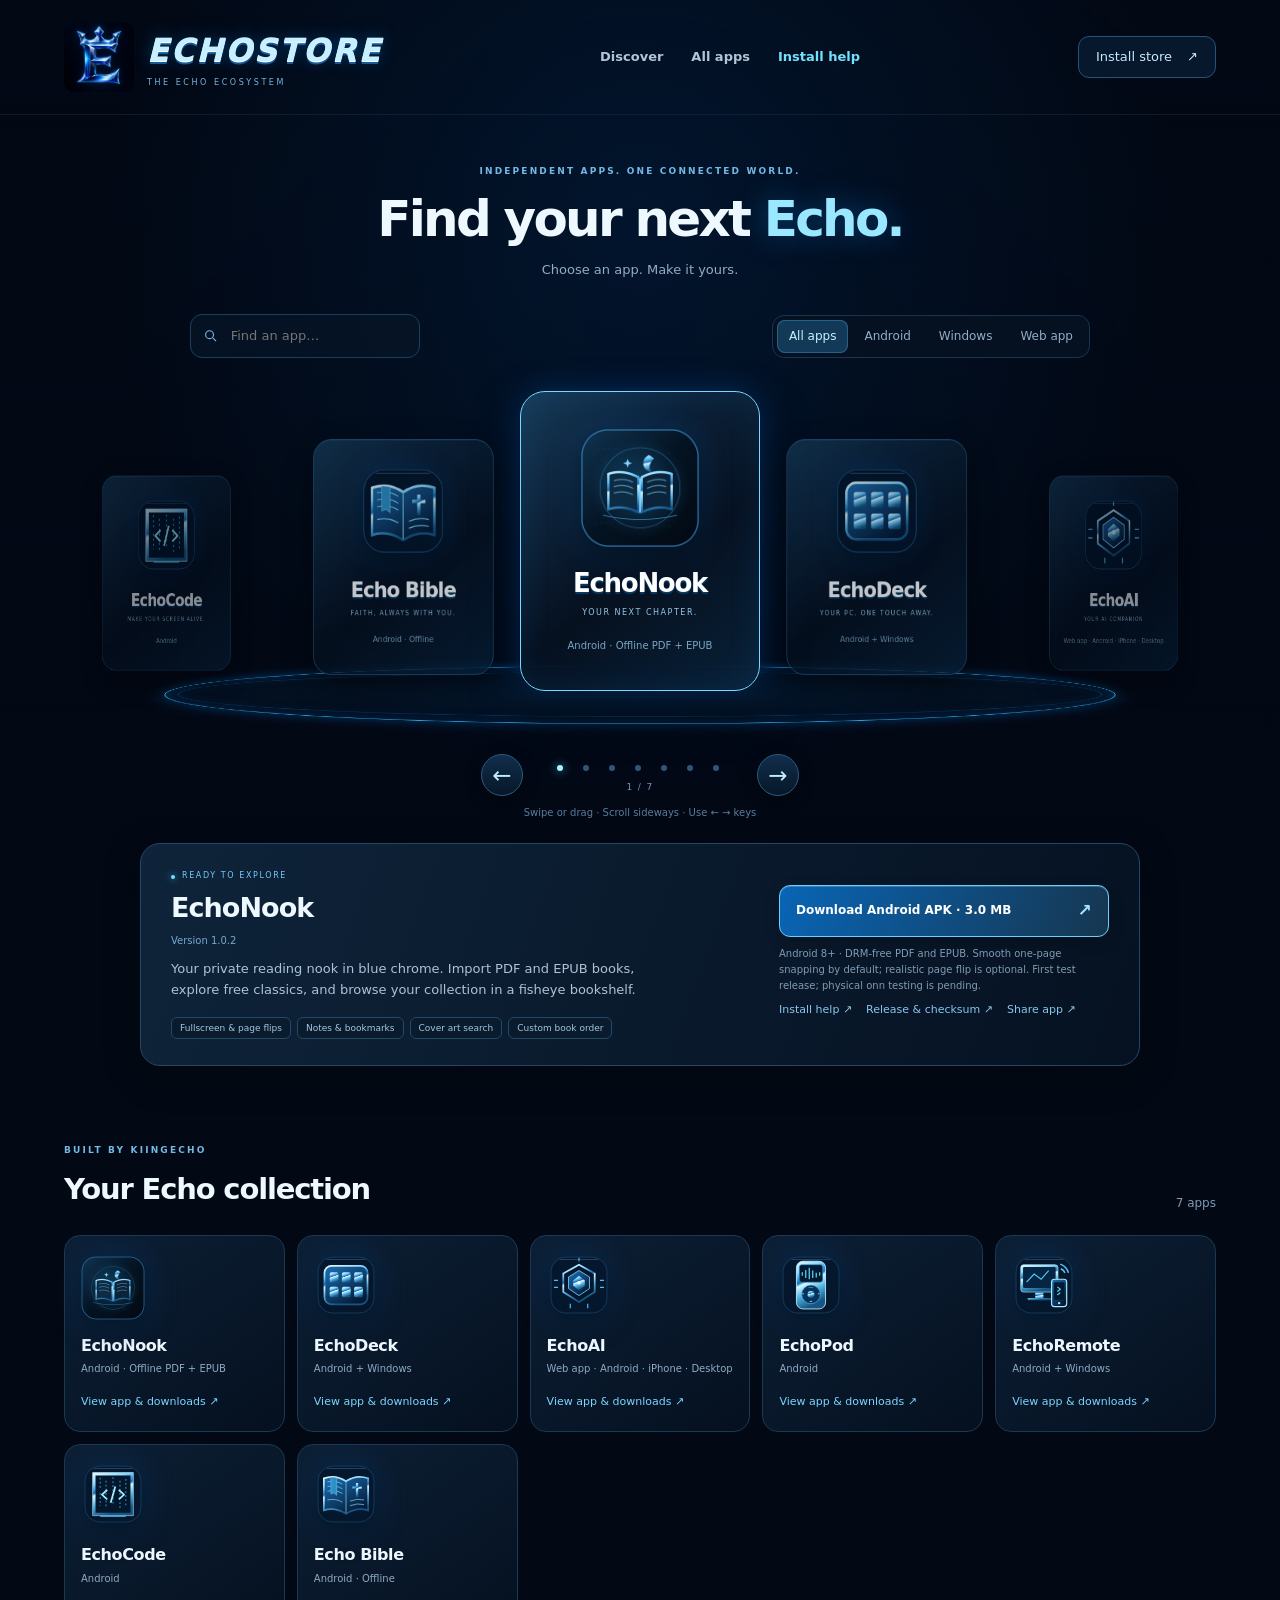
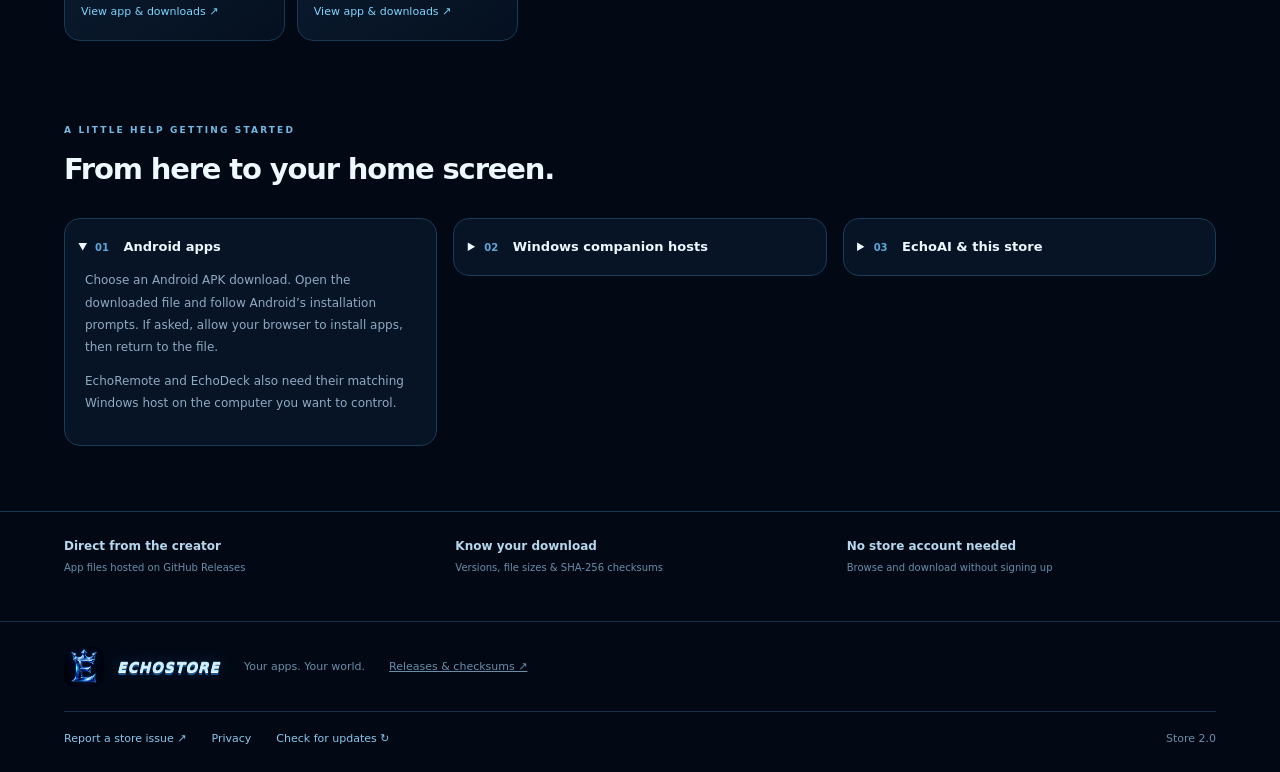
<file: index.html>
<!doctype html>
<html lang="en"><head><meta charset="utf-8"><meta name="viewport" content="width=device-width,initial-scale=1"><meta name="theme-color" content="#030b19"><meta name="description" content="Discover Echo apps. Music, AI, live wallpaper, faith, and remote control in one electric-blue ecosystem."><link rel="manifest" href="manifest.webmanifest?v=2.6"><link rel="icon" href="echo-crown-192.png"><link rel="apple-touch-icon" href="echo-crown-192.png"><link rel="stylesheet" href="store.css?v=2.6"><script src="store.js?v=2.6" defer></script><title>EchoStore — Your apps. Your world.</title></head>
<body><a class="skip" href="#home">Skip to apps</a><canvas id="rain" aria-hidden="true"></canvas><div class="ambient" aria-hidden="true"></div>
<header class="header"><a class="brand" href="#home" aria-label="EchoStore home"><span id="brandMark" aria-hidden="true"><img src="echo-crowned-approved.webp" alt="" width="70" height="70"></span><span><strong>ECHOSTORE</strong><small>THE ECHO ECOSYSTEM</small></span></a><nav aria-label="Main navigation"><a href="#home" class="nav-link">Discover</a><a href="#library" class="nav-link">All apps</a><a href="#install" class="nav-link">Install help</a></nav><button class="quiet" id="installStore">Install store <span aria-hidden="true">↗</span></button></header>
<main id="home"><section class="discovery" aria-labelledby="heroTitle"><div class="hero-copy"><span class="eyebrow">INDEPENDENT APPS. ONE CONNECTED WORLD.</span><h1 id="heroTitle">Find your next <span>Echo.</span></h1><p>Choose an app. Make it yours.</p></div>
<div class="toolbar"><label class="search-box"><svg viewBox="0 0 24 24" aria-hidden="true"><circle cx="10" cy="10" r="6"/><path d="m15 15 5 5"/></svg><input type="search" id="search" placeholder="Find an app…" aria-label="Search apps"><button id="clearSearch" aria-label="Clear search" hidden>×</button></label><div class="filters" role="group" aria-label="Filter apps"><button data-filter="all" aria-pressed="true">All apps</button><button data-filter="android" aria-pressed="false">Android</button><button data-filter="windows" aria-pressed="false">Windows</button><button data-filter="web" aria-pressed="false">Web app</button></div></div>
<div class="carousel" id="carousel" tabindex="0" aria-label="App selection carousel. Use left and right arrow keys to browse." aria-roledescription="carousel"><div class="orbit" aria-hidden="true"></div><div id="cards"></div><div id="empty" hidden><h2>No apps found</h2><p>Try another name or select a different platform.</p><button class="quiet" id="resetSearch">Show all apps</button></div></div>
<div class="carousel-controls"><button class="arrow" id="prev" aria-label="Previous app">←</button><div><div id="dots" aria-label="Choose an app"></div><p id="counter">1 / 5</p></div><button class="arrow" id="next" aria-label="Next app">→</button></div><p class="gesture-hint">Swipe or drag · Scroll sideways · Use ← → keys</p>
<section id="selection" class="selected-panel" aria-label="Selected app"><div class="selected-info"><span class="status">READY TO EXPLORE</span><h2 id="selectedName"></h2><p id="version" class="version"></p><p id="selectedDescription"></p><div id="features" class="features"></div></div><div class="selected-actions"><div id="downloads"></div><p id="downloadNote"></p><div class="action-links"><a class="text-link" href="#install">Install help ↗</a><a class="text-link" id="releaseLink" href="https://github.com/kiingecho/EchoStore/releases/tag/apps-2026-10-23" target="_blank" rel="noopener noreferrer">Release & checksum ↗</a><button id="shareApp" class="text-button">Share app ↗</button></div><span id="shareFeedback" role="status"></span></div></section><p class="sr-only" id="announcement" aria-live="polite"></p></section>
<section id="library" class="library" aria-labelledby="libraryTitle"><div class="section-heading"><div><span class="eyebrow">BUILT BY KIINGECHO</span><h2 id="libraryTitle">Your Echo collection</h2></div><span id="resultCount">5 apps</span></div><div id="appGrid" class="app-grid"></div><p id="gridEmpty" hidden>No matching apps. Adjust the search above.</p></section>
<section id="install" class="install-section" aria-labelledby="installTitle"><span class="eyebrow">A LITTLE HELP GETTING STARTED</span><h2 id="installTitle">From here to your home screen.</h2><div class="help-grid"><details open><summary><span>01</span> Android apps</summary><p>Choose an Android APK download. Open the downloaded file and follow Android’s installation prompts. If asked, allow your browser to install apps, then return to the file.</p><p>EchoRemote and EchoDeck also need their matching Windows host on the computer you want to control.</p></details><details><summary><span>02</span> Windows companion hosts</summary><p>Download the Windows portable ZIP and extract the entire folder. For EchoDeck, open <strong>Start-EchoDeck.cmd</strong>. For EchoRemote, open <strong>Start-EchoRemote.cmd</strong>. Keep the host running while connecting from your tablet.</p><p>Close the older EchoRemote host before starting EchoDeck. The EchoDeck host also supports EchoRemote. Follow the included setup guide for pairing with your HTTPS Tailscale address and access key.</p></details><details><summary><span>03</span> EchoAI & this store</summary><p>Open EchoAI, then use its install option or your browser’s <strong>Install app / Add to Home Screen</strong> menu. On iPhone, open Safari → Share → Add to Home Screen.</p><p>You can install EchoStore the same way. Its interface is cached for offline browsing; downloading apps and opening EchoAI need a connection.</p></details></div><p id="installFeedback" role="status" hidden></p></section></main>
<section class="trust-strip" aria-label="Store information"><div><strong>Direct from the creator</strong><span>App files hosted on GitHub Releases</span></div><div><strong>Know your download</strong><span>Versions, file sizes & SHA-256 checksums</span></div><div><strong>No store account needed</strong><span>Browse and download without signing up</span></div></section><footer><a class="brand footer-brand" href="#home"><span id="footerMark" aria-hidden="true"><img src="echo-crowned-approved.webp" alt="" width="40" height="40" loading="lazy"></span><strong>ECHOSTORE</strong></a><p>Your apps. Your world.</p><a href="https://github.com/kiingecho/EchoStore/releases/tag/apps-2026-10-23" target="_blank" rel="noopener noreferrer">Releases & checksums ↗</a><div class="footer-links"><a href="https://github.com/kiingecho/EchoStore/issues" target="_blank" rel="noopener noreferrer">Report a store issue ↗</a><button class="text-button" id="privacyButton">Privacy</button><button class="text-button" id="checkUpdate">Check for updates ↻</button><span>Store 2.0</span></div></footer><dialog id="privacyDialog"><button class="quiet" id="closePrivacy" aria-label="Close privacy information">Close ×</button><h2>Your store. Your choice.</h2><p>EchoStore does not ask for a store account and has no custom analytics or advertising scripts. A service worker saves the store interface on your device for offline browsing.</p><p>The website and installers are hosted by GitHub. GitHub may process request information under its privacy policy. Opening EchoAI or another external link takes you to that service, where its own data practices apply.</p><p>Offline storage does not include the installer files. Remove the installed app and clear this website’s browser data to remove cached store files.</p><a href="https://docs.github.com/en/site-policy/privacy-policies/github-general-privacy-statement" target="_blank" rel="noopener noreferrer">GitHub privacy statement ↗</a></dialog><noscript><p class="no-script">Enable JavaScript to browse the carousel. <a href="https://github.com/kiingecho/EchoStore/releases/tag/apps-2026-10-23">Download apps from GitHub Releases</a>.</p></noscript></body></html>
</file>
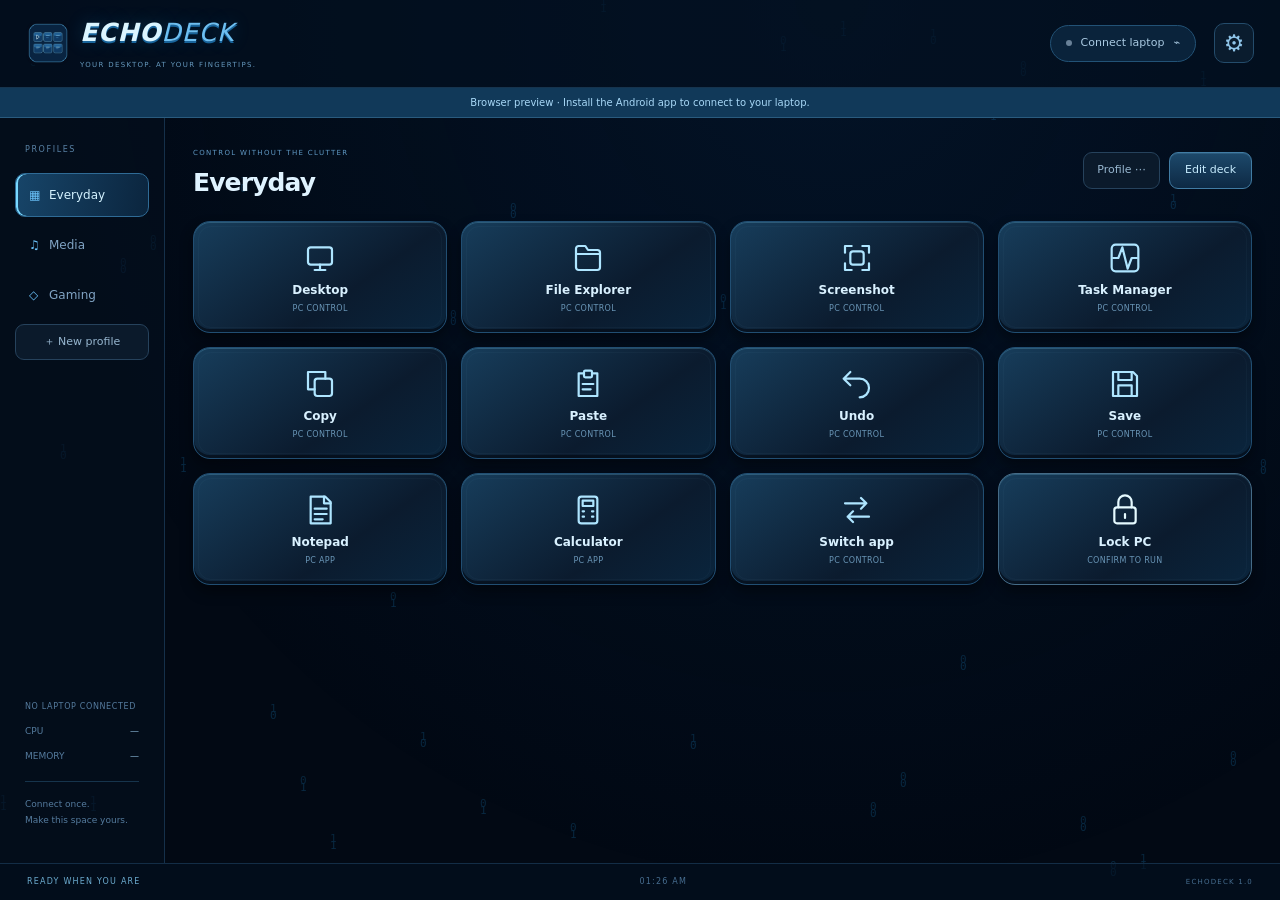
<file: echodeck-preview.html>
<!doctype html><html lang="en"><head><meta charset="utf-8"><meta name="viewport" content="width=device-width,initial-scale=1,viewport-fit=cover"><meta name="theme-color" content="#030b17"><meta http-equiv="Content-Security-Policy" content="default-src 'self'; script-src 'self'; style-src 'self'; img-src 'self' data:; connect-src 'none'; object-src 'none'; base-uri 'none'"><title>EchoDeck</title><link rel="stylesheet" href="deck-v102.css"><script defer src="deck.js"></script></head><body><canvas id="rain" aria-hidden="true"></canvas><div class="shell"><header><div class="brand"><img src="echodeck-icon.png" alt="" width="44" height="44"><div><h1>ECHO<span>DECK</span></h1><small>YOUR DESKTOP. AT YOUR FINGERTIPS.</small></div></div><button id="connectButton" class="connection"><i id="statusDot"></i><span id="connectionLabel">Connect laptop</span><span>⌁</span></button><button id="settingsButton" class="icon-btn" aria-label="Settings">⚙</button></header><div id="previewBanner" hidden>Browser preview · Install the Android app to connect to your laptop.</div><div class="workspace"><aside><div class="aside-title">PROFILES</div><nav id="profiles" aria-label="Deck profiles"></nav><button id="newProfile" class="subtle">＋ New profile</button><div class="host-stats"><small id="pcName">NO LAPTOP CONNECTED</small><div><span>CPU</span><strong id="cpu">—</strong></div><div><span>MEMORY</span><strong id="memory">—</strong></div><p id="hostHint">Connect once.<br>Make this space yours.</p></div></aside><main><div class="deck-heading"><div><span class="eyebrow">CONTROL WITHOUT THE CLUTTER</span><h2 id="profileTitle">Everyday</h2></div><div class="deck-actions"><button id="editProfile" class="subtle" aria-label="Rename or delete profile">Profile ⋯</button><button id="editMode" class="chrome">Edit deck</button></div></div><p id="editHint" hidden>Tap a button to customize it. Use position controls in the editor to rearrange.</p><div id="grid" class="grid" aria-label="Control buttons"></div></main></div><footer><span id="footerStatus">READY WHEN YOU ARE</span><span id="clock"></span><span class="edition">ECHODECK 1.0</span></footer></div><div id="toast" role="status" aria-live="polite" hidden></div>
<dialog id="connectionDialog"><div class="dialog-title"><div><span class="eyebrow">YOUR PC, CONNECTED</span><h2>Connect your laptop</h2></div><button class="close" data-close="connectionDialog" aria-label="Close connection settings">×</button></div><p class="muted">Start <strong>Start-EchoDeck.cmd</strong> on Windows. Use the same HTTPS laptop address and access key as EchoRemote.</p><form id="connectionForm"><label>Laptop address<input id="host" type="url" placeholder="https://laptop.tailnet.ts.net" autocomplete="off" required></label><label>Access key<div class="key-row"><input id="token" type="password" autocomplete="off" placeholder="Paste your laptop access key" required><button id="showKey" type="button" class="subtle" aria-label="Show access key">Show</button></div></label><label class="check"><input id="remember" type="checkbox" checked> Remember key securely on this tablet</label><p id="connectionError" class="error" role="alert"></p><button type="submit" id="testConnection" class="primary">Connect laptop</button><button id="disconnect" type="button" class="subtle">Disconnect</button></form><details><summary>First-time setup</summary><ol><li>Extract the Windows host ZIP and run Start-EchoDeck.cmd.</li><li>Keep Tailscale connected on your laptop and tablet.</li><li>If your HTTPS address is not set up yet, run Enable-HTTPS.cmd on the laptop.</li><li>Copy the HTTPS address and the access key opened by the host into this form.</li></ol><p>The host runs on the same port as EchoRemote. Close the older host before starting EchoDeck. EchoDeck's host also supports EchoRemote.</p></details></dialog>
<dialog id="editorDialog"><div class="dialog-title"><div><span class="eyebrow">MAKE IT YOURS</span><h2 id="editorTitle">Edit button</h2></div><button class="close" data-close="editorDialog" aria-label="Close button editor">×</button></div><form id="editorForm"><div class="two"><label>Button label<input id="buttonLabel" maxlength="30" required></label><label>Icon<select id="buttonIcon"></select></label></div><div class="two"><label>Accent<select id="buttonAccent"><option value="blue">Electric blue</option><option value="ice">Ice chrome</option><option value="violet">Blue violet</option><option value="teal">Aqua</option></select></label><label>Action type<select id="actionType"><option value="shortcut">Windows shortcut</option><option value="media">Media / volume</option><option value="launch">Launch PC app</option><option value="hotkey">Custom hotkey</option><option value="website">Open website on PC</option><option value="text">Type saved text on PC</option></select></label></div><label id="choiceWrap">Action<select id="actionChoice"></select></label><button id="refreshApps" class="subtle" type="button" hidden>Refresh PC app list</button><label id="valueWrap" hidden><span id="valueLabel">Value</span><textarea id="actionValue" rows="3" maxlength="1000"></textarea></label><p id="actionHelp" class="muted"></p><label class="check"><input id="buttonConfirm" type="checkbox"> Ask before running this button</label><div class="position"><span>Position</span><button id="moveEarlier" type="button" class="subtle">← Earlier</button><button id="moveLater" type="button" class="subtle">Later →</button><span id="buttonPosition"></span></div><p id="editorError" class="error" role="alert"></p><div class="dialog-actions"><button id="deleteButton" type="button" class="danger">Delete button</button><button type="submit" class="primary">Save button</button></div></form></dialog>
<dialog id="settingsDialog"><div class="dialog-title"><div><span class="eyebrow">ECHODECK</span><h2>Your setup</h2></div><button class="close" data-close="settingsDialog" aria-label="Close settings">×</button></div><label class="check"><input id="keepAwake" type="checkbox"> Keep screen awake while EchoDeck is open</label><label class="check"><input id="animateRain" type="checkbox" checked> Animated Matrix rain</label><label>Button size<select id="density"><option value="comfortable">Comfortable</option><option value="compact">Compact</option><option value="large">Large</option></select></label><div class="settings-actions"><button id="exportLayout" class="chrome">Export layout</button><button id="importLayout" class="chrome">Import layout</button><button id="forgetKey" class="subtle">Forget saved access key</button><button id="resetLayout" class="danger">Restore starter decks</button></div><p class="muted">Layouts stay on this device. Exports include your buttons and saved text, but never your laptop address or access key.</p><details><summary>Using app launch buttons</summary><p>EchoDeck detects common Windows apps. To add a game or another program, run <strong>Add-App.cmd</strong> in the Windows bundle, choose its EXE, then refresh the PC app list in the button editor.</p><p>Custom hotkeys act on the focused PC application. Configure matching hotkeys in OBS, Discord, or your game first.</p></details><p class="version">EchoDeck 1.0.2 · Android 8+ · Windows 10/11 host<br>Echo original interface. No Elgato integration or affiliation.</p></dialog>
<dialog id="profileDialog"><div class="dialog-title"><h2>Profile settings</h2><button class="close" data-close="profileDialog" aria-label="Close profile settings">×</button></div><form id="profileForm"><label>Profile name<input id="profileName" maxlength="24" required></label><p id="profileError" class="error" role="alert"></p><div class="dialog-actions"><button type="button" id="deleteProfile" class="danger">Delete profile</button><button class="primary" type="submit">Save profile</button></div></form></dialog>
<dialog id="confirmDialog"><div class="dialog-title"><h2 id="confirmTitle">Confirm</h2><button class="close" data-close="confirmDialog" aria-label="Cancel confirmation">×</button></div><p id="confirmText"></p><div class="dialog-actions"><button id="confirmNo" class="subtle">Cancel</button><button id="confirmYes" class="primary">Continue</button></div></dialog><input type="file" id="browserImport" accept="application/json,.json" hidden></body></html>
</file>
<file: store.css>
:root{color-scheme:dark;--bg:#030914;--text:#edf8ff;--muted:#92acc6;--line:#183754;--cyan:#73e2ff;--blue:#188fff}*{box-sizing:border-box}html{scroll-behavior:smooth;scroll-padding-top:105px}body{margin:0;background:var(--bg);color:var(--text);font:15px/1.6 system-ui,-apple-system,BlinkMacSystemFont,'Segoe UI',sans-serif;overflow-x:hidden}button,input,a{-webkit-tap-highlight-color:transparent}button,input{font:inherit}button,a{touch-action:manipulation}button{cursor:pointer}button:disabled{cursor:default;opacity:.35}a{color:inherit}button:focus-visible,a:focus-visible,input:focus-visible,summary:focus-visible,.carousel:focus-visible{outline:2px solid #a6f3ff;outline-offset:5px}button:focus:not(:focus-visible){outline:none}[hidden]{display:none!important}#rain{position:fixed;inset:0;width:100%;height:100%;opacity:.62;z-index:-2;pointer-events:none}.ambient{position:fixed;inset:0;z-index:-1;pointer-events:none;background:radial-gradient(ellipse at 50% 25%,#00346b4a,transparent 60%),linear-gradient(#02081550,#020815a0)}.header{position:relative;z-index:5;max-width:1440px;margin:auto;padding:22px 5%;display:flex;align-items:center;justify-content:space-between;gap:24px;border-bottom:1px solid #16304780}.brand{display:flex;align-items:center;gap:13px;text-decoration:none;flex-shrink:0}.brand svg{height:64px;width:54px;filter:drop-shadow(0 0 10px #008cff80)}.brand strong{font-style:italic;font-size:clamp(20px,2.5vw,32px);font-weight:900;letter-spacing:.06em;color:#c6efff;text-shadow:0 1px #fff,0 3px #165998,0 0 16px #058fff60}.brand small{display:block;font-size:8px;letter-spacing:.32em;color:#74b4df;margin-top:1px}nav{display:flex;gap:28px}.nav-link{text-decoration:none;color:#b1c5d9;font-size:13px;font-weight:600;padding:7px 0}.nav-link:hover,.nav-link.active{color:var(--cyan)}.quiet{display:inline-flex;align-items:center;justify-content:center;gap:15px;background:#07182c;border:1px solid #23547a;color:#c6e9ff;border-radius:11px;padding:10px 17px;font-size:13px}.quiet:hover{background:#113354;border-color:#68d5ff}main{max-width:1440px;margin:auto;padding:0 5%}.hero-copy{text-align:center;padding:42px 0 24px}.eyebrow{font-size:9px;letter-spacing:.24em;color:#73b9e4;font-weight:650}h1{font-size:clamp(30px,4vw,50px);letter-spacing:-.055em;margin:10px 0 0;line-height:1.15;font-weight:650}h1 span{color:#99e8ff;text-shadow:0 0 30px #169aff60}.hero-copy p{color:var(--muted);margin:11px 0 0;font-size:13px}.toolbar{max-width:900px;margin:10px auto 0;display:flex;justify-content:space-between;gap:18px;align-items:center}.search-box{height:44px;display:flex;gap:10px;align-items:center;border:1px solid #1b405f;background:#061426db;border-radius:12px;padding:0 12px;min-width:230px}.search-box svg{width:18px;height:18px;fill:none;stroke:#77bde5;stroke-width:1.7}.search-box input{background:none;border:0;outline:0;color:#d9eeff;width:100%;font-size:13px;min-width:0}.search-box input::-webkit-search-cancel-button{display:none}.search-box button{border:0;background:none;color:#9cc9e8;font-size:23px;line-height:1;padding:4px}.filters{display:flex;gap:4px;padding:4px;border:1px solid #18344f;background:#051020;border-radius:12px}.filters button{background:none;color:#91aec6;border:0;border-radius:8px;font-size:12px;padding:7px 12px;white-space:nowrap}.filters button:hover{color:#fff;background:#102d48}.filters button[aria-pressed=true]{background:#133959;color:#c8f3ff;box-shadow:inset 0 0 0 1px #286287}.carousel{position:relative;height:390px;margin-top:3px;perspective:1100px;isolation:isolate;touch-action:pan-y;cursor:grab;outline:none}.carousel.dragging{cursor:grabbing}.orbit{position:absolute;left:50%;bottom:0;width:min(88vw,950px);height:115px;transform:translateX(-50%) rotateX(67deg);border-radius:50%;border:1px solid #32b4ff;background:radial-gradient(ellipse,#084f8b35,#07376025 60%,transparent);box-shadow:0 0 20px #008cff55,inset 0 0 25px #008cff30;pointer-events:none}.orbit:before{content:'';position:absolute;inset:12px;border:1px solid #2683c350;border-radius:50%}.app-card{position:absolute;left:50%;top:46%;width:240px;height:300px;display:flex;align-items:center;flex-direction:column;justify-content:center;border:1px solid #23577c;border-radius:25px;background:linear-gradient(145deg,#143553eb,#061120f7 58%,#071e35f7);color:white;box-shadow:inset 0 1px #72caff25,0 15px 40px #0009;user-select:none;will-change:transform;transform-style:preserve-3d;padding:22px 12px;overflow:hidden;cursor:pointer}.app-card:before{content:'';position:absolute;inset:0;background:linear-gradient(120deg,#69d9ff0b,transparent 40%,#5ec9ff05);pointer-events:none}.app-card.selected{border-color:#79d8ff;box-shadow:inset 0 0 35px #2197ff17,0 0 32px #007bff45,0 20px 45px #0008}.app-card h2{font-size:26px;font-weight:720;letter-spacing:-.05em;margin:15px 0 0;text-shadow:0 2px 1px #083b64}.card-tag{font-size:8px;letter-spacing:.19em;margin:3px 0 0;color:#98c5e4}.card-platform{font-size:10px;margin-top:18px;color:#7aa6c4}.logo{width:120px;height:120px;filter:drop-shadow(0 7px 12px #0008) drop-shadow(0 0 14px #087fff38)}.logo svg{height:100%;width:100%}.carousel-controls{position:relative;display:flex;align-items:center;justify-content:center;gap:27px;margin-top:3px}.arrow{background:linear-gradient(#112e4b,#071728);border:1px solid #285c83;color:#c0ecff;border-radius:50%;font-size:23px;width:42px;height:42px;line-height:1;box-shadow:0 3px 15px #0006}.arrow:hover{background:#164368;border-color:#6bd8ff}#dots{display:flex;justify-content:center;gap:2px}#dots button{width:24px;height:24px;border:0;background:transparent;padding:7px}#dots button:after{content:'';display:block;height:6px;width:6px;border-radius:50%;background:#315675;transition:background .2s,box-shadow .2s}#dots button[aria-pressed=true]:after{background:#b0efff;box-shadow:0 0 10px #31b9ff}#counter{font-size:9px;color:#7195b3;text-align:center;margin:0;letter-spacing:.15em}.gesture-hint{font-size:10px;color:#587d9b;text-align:center;margin:9px 0 22px}.selected-panel{max-width:1000px;margin:0 auto;border:1px solid #254766;border-radius:20px;display:grid;grid-template-columns:1fr 330px;background:linear-gradient(110deg,#10273ee8,#061323ed);padding:26px 30px;gap:35px;box-shadow:0 10px 40px #0003}.status{font-size:8px;color:#73c9fa;letter-spacing:.2em;display:flex;gap:7px;align-items:center}.status:before{content:'';width:4px;height:4px;border-radius:50%;background:#75ddff;box-shadow:0 0 7px #44c8ff}.selected-panel h2{font-size:27px;letter-spacing:-.035em;line-height:1.2;margin:9px 0}.selected-info>p{color:#adc2d7;font-size:13px;max-width:510px;margin:9px 0 16px}.features{display:flex;gap:6px;flex-wrap:wrap}.features span{font-size:9px;color:#a4c6df;border:1px solid #234966;border-radius:6px;padding:3px 8px;background:#091b2d}.selected-actions{display:flex;flex-direction:column;justify-content:center}.download{display:flex;justify-content:space-between;align-items:center;border:1px solid #69cfff;background:linear-gradient(110deg,#0965b5,#163650);box-shadow:inset 0 1px #e2faff35,0 5px 15px #0003;border-radius:11px;color:white;text-decoration:none;padding:11px 16px;font-size:12px;font-weight:650;margin-bottom:8px;transition:background .2s,transform .2s}.download:hover{background:linear-gradient(110deg,#187edd,#245479);transform:translateY(-1px)}.download.secondary{background:#0b2238;border-color:#2e5d7e}.download span{font-size:17px;color:#a5e5ff}#downloadNote{font-size:10px;line-height:1.6;color:#7f9bb5;margin:1px 0 7px}.text-link{color:#87c7ec;text-decoration:none;font-size:11px}.text-link:hover{text-decoration:underline}.library{padding:70px 0 10px}.section-heading{display:flex;justify-content:space-between;align-items:end;margin-bottom:22px}.section-heading h2,.install-section h2{font-size:29px;font-weight:650;letter-spacing:-.04em;margin:6px 0 0}.section-heading>span{color:#7d9bb6;font-size:12px}.app-grid{display:grid;grid-template-columns:repeat(5,1fr);gap:12px}.grid-card{min-width:0;text-align:left;padding:20px 16px;border:1px solid #1a3955;background:linear-gradient(145deg,#0e2339e8,#051120f2);border-radius:16px;color:inherit;display:flex;flex-direction:column;align-items:start;transition:transform .2s,border-color .2s}.grid-card:hover{transform:translateY(-4px);border-color:#438fc3}.grid-card .logo{width:64px;height:64px;margin-bottom:13px}.grid-card h3{font-size:16px;letter-spacing:-.025em;margin:0 0 3px}.grid-card p{font-size:10px;color:#8eaac3;margin:0 0 16px}.grid-card .explore{font-size:11px;color:#7bd5ff;margin-top:auto}.install-section{padding:65px 0}.help-grid{display:grid;grid-template-columns:repeat(3,1fr);gap:16px;margin-top:25px;align-items:start}details{border:1px solid #1c3b57;border-radius:16px;padding:18px 20px;background:#071729dd}summary{font-size:13px;font-weight:600;cursor:pointer;list-style-position:outside;margin-left:10px}summary span{font-size:10px;color:#5ca8da;margin-right:10px}details p{font-size:12px;line-height:1.85;color:#8faac3}details strong{color:#b6d9ef;font-weight:600}#installFeedback{border:1px solid #397ca8;background:#0b2b45;padding:18px;border-radius:12px;color:#c3eaff;font-size:13px}footer{max-width:1440px;margin:auto;border-top:1px solid #163047;padding:25px 5%;display:flex;align-items:center;gap:24px;color:#6a8da9;font-size:11px}.footer-brand svg{width:25px;height:34px}.footer-brand strong{font-size:14px}footer>a:last-child{margin-left:auto;text-decoration:none;color:#8bbbd9}#empty{position:absolute;inset:0;display:flex;align-items:center;justify-content:center;flex-direction:column;text-align:center}#empty h2{font-size:23px;margin:0}#empty p{color:#87a5bf;font-size:13px}.skip{position:fixed;top:10px;left:10px;z-index:99;transform:translateY(-200%);background:#154f7b;padding:10px}.skip:focus{transform:none}.sr-only{position:absolute;width:1px;height:1px;overflow:hidden;clip-path:inset(50%)}.no-script{padding:20px}.offline-note{color:#90bad8}
@media(min-width:1600px){.carousel{height:430px}.app-card{width:260px;height:330px}.logo{width:135px;height:135px}}
@media(max-width:1000px){nav{gap:16px}.header{gap:15px}.brand strong{font-size:23px}.app-grid{grid-template-columns:repeat(3,1fr)}.help-grid{grid-template-columns:1fr}.toolbar{max-width:800px}.selected-panel{grid-template-columns:1fr 280px;gap:20px}.app-card{width:220px;height:285px}}
@media(max-width:700px){html{scroll-padding-top:20px}.header{flex-wrap:wrap;padding:18px 5%;gap:14px}.brand svg{height:48px;width:40px}.brand strong{font-size:24px}.brand small{font-size:7px}nav{order:3;width:100%;justify-content:center;gap:32px;border-top:1px solid #18324a;padding-top:12px}.header>.quiet{margin-left:auto;padding:8px 12px;font-size:11px}.hero-copy{padding:30px 0 20px}h1{font-size:36px}.eyebrow{font-size:8px;letter-spacing:.16em}.toolbar{flex-direction:column;gap:10px}.search-box{width:100%}.filters{width:100%;justify-content:center}.filters button{flex:1;padding:6px 8px;font-size:11px}.carousel{height:335px;margin-top:8px}.app-card{width:210px;height:270px}.app-card h2{font-size:24px}.logo{width:108px;height:108px}.orbit{bottom:0;height:80px;width:100%}.selected-panel{display:block;padding:23px;min-height:0}.selected-actions{margin-top:22px}.selected-info>p{font-size:12px}.app-grid{grid-template-columns:repeat(2,1fr)}.library{padding-top:45px}.grid-card{padding:18px}.section-heading h2,.install-section h2{font-size:25px}.install-section{padding:45px 0}.help-grid{gap:10px}footer{flex-wrap:wrap;gap:10px 20px}footer>a:last-child{width:100%;margin-left:0}.gesture-hint{margin-bottom:18px}.carousel-controls{gap:20px}}
@media(prefers-reduced-motion:reduce){html{scroll-behavior:auto}*{transition:none!important}}

.version{font-size:10px!important;color:#72a9d0!important;margin:4px 0 10px!important}.action-links{display:flex;gap:14px;flex-wrap:wrap}.text-button{border:0;background:none;color:#87c7ec;font:inherit;font-size:11px;padding:0;cursor:pointer}.text-button:hover{text-decoration:underline}#shareFeedback{font-size:10px;color:#8dd8ff;margin-top:6px}.trust-strip{max-width:1296px;margin:0 auto 20px;display:grid;grid-template-columns:repeat(3,1fr);border-top:1px solid #1a3852;padding:25px 5%;gap:22px}.trust-strip strong,.trust-strip span{display:block}.trust-strip strong{font-size:12px;font-weight:550;color:#b6d7ed}.trust-strip span{font-size:10px;color:#6a8da9;margin-top:4px}footer{flex-wrap:wrap}.footer-links{width:100%;display:flex;gap:25px;flex-wrap:wrap;border-top:1px solid #173148;padding-top:18px}.footer-links a{color:#87c7ec;text-decoration:none}.footer-links span{margin-left:auto}dialog{max-width:500px;width:90%;background:#091d31;border:1px solid #376c92;color:#dcefff;border-radius:20px;padding:28px;box-shadow:0 20px 80px #000b}dialog::backdrop{background:#000b;backdrop-filter:blur(5px)}dialog>button{float:right}dialog h2{font-size:22px;clear:both;padding-top:16px}dialog p{font-size:13px;color:#9dbad1;line-height:1.8}dialog a{color:#78caff;font-size:12px}@media(max-width:700px){.trust-strip{grid-template-columns:1fr;padding:22px 5%;gap:16px}.footer-links{gap:15px}.footer-links span{margin-left:0}}

.brand img{display:block;width:70px;height:70px;object-fit:contain;border-radius:10px}.footer-brand img{width:40px;height:40px}@media(max-width:700px){.brand img{width:52px;height:52px}.footer-brand img{width:34px;height:34px}}
</file>
<file: deck-v102.css>
:root{color-scheme:dark;--bg:#030a15;--line:#1c3f5e;--muted:#7e9db9;--cyan:#87dfff}*{box-sizing:border-box}body{margin:0;background:var(--bg);color:#dff3ff;font:14px/1.5 system-ui,-apple-system,'Segoe UI',sans-serif;overscroll-behavior:none}button,input,select,textarea{font:inherit}button{cursor:pointer;touch-action:manipulation}button:disabled{opacity:.4;cursor:default}button:focus-visible,select:focus-visible,input:focus-visible,textarea:focus-visible{outline:2px solid #9ae9ff;outline-offset:3px}[hidden]{display:none!important}#rain{position:fixed;inset:0;z-index:-1;opacity:.28;width:100%;height:100%;pointer-events:none}.shell{min-height:100dvh;display:flex;flex-direction:column;background:radial-gradient(ellipse at 65% 0,#09386c38,transparent 70%)}header{min-height:80px;padding:14px 26px;display:flex;gap:18px;align-items:center;border-bottom:1px solid #16344e;background:#041020b0}.brand{display:flex;align-items:center;gap:10px;margin-right:auto}.brand img{border-radius:10px}.brand h1{font-size:25px;font-style:italic;letter-spacing:.04em;margin:0;color:#dbf5ff;text-shadow:0 2px #18649b,0 0 18px #2baaff40}.brand h1 span{font-weight:400;color:#6ebff1}.brand small{font-size:7px;letter-spacing:.19em;color:#6699be}.connection{display:flex;gap:9px;align-items:center;border:1px solid #225276;border-radius:20px;background:#0a233b;color:#a9c9e1;padding:9px 15px;font-size:11px;max-width:260px}.connection i{width:6px;height:6px;background:#698198;border-radius:50%;flex-shrink:0}.connection.online i{background:#83e1ff;box-shadow:0 0 8px #45caff}.connection.online{color:#bfefff;border-color:#347a9f}.icon-btn{border:1px solid #244c6b;background:#0a1c2e;color:#8fc5e9;width:40px;height:40px;border-radius:10px;font-size:23px}.workspace{display:flex;flex:1}aside{width:165px;flex-shrink:0;background:#05101fa8;border-right:1px solid #15304a;padding:26px 15px;display:flex;flex-direction:column;gap:7px}.aside-title{font-size:8px;letter-spacing:.2em;color:#5983a6;margin:0 10px 10px}#profiles{display:flex;flex-direction:column;gap:6px}#profiles button{background:transparent;color:#80a4c4;border:1px solid transparent;border-radius:10px;text-align:left;padding:12px 13px;font-size:12px}#profiles button.active{background:linear-gradient(100deg,#174569,#0b253e);border-color:#2f6b96;color:#d4f2ff;box-shadow:inset 2px 0 #79d8ff}#profiles button span{display:inline-block;width:20px;color:#6bc3fb}.subtle{border:1px solid #26425c;border-radius:9px;background:#0b1a2b;color:#97b6cf;font-size:11px;padding:9px 13px}.subtle:hover{background:#143853;color:#e0f6ff}.host-stats{margin-top:auto;padding:30px 10px 0;color:#557c9e}.host-stats small{font-size:8px;letter-spacing:.08em;display:block;overflow-wrap:anywhere}.host-stats>div{display:flex;justify-content:space-between;font-size:9px;padding-top:12px}.host-stats strong{color:#89b8d7;font-weight:500}.host-stats p{font-size:9px;line-height:1.8;border-top:1px solid #16344c;margin-top:17px;padding-top:14px}main{width:100%;min-width:0;padding:22px 28px}.deck-heading{display:flex;justify-content:space-between;align-items:center;margin-bottom:20px;gap:12px}.eyebrow{font-size:7px;letter-spacing:.19em;color:#609ac5}h2{font-weight:550;letter-spacing:-.035em;font-size:25px;margin:3px 0 0}.deck-actions{display:flex;gap:9px;align-items:center}.chrome{border:1px solid #417ca4;border-radius:9px;background:linear-gradient(#1d496b,#0d2944);box-shadow:inset 0 1px #9adfff20;color:#c8edff;font-size:11px;padding:9px 15px}.chrome:hover{background:#20567d}.chrome.active{background:#1b679c;border-color:#a3e6ff}.grid{display:grid;grid-template-columns:repeat(4,minmax(0,1fr));gap:14px;align-content:start}.deck-key{position:relative;min-height:112px;border:1px solid #214e72;border-radius:17px;background:linear-gradient(145deg,#173d5b,#0b1b2e 62%,#0a253d);box-shadow:inset 0 1px #88dcff35,inset 0 -3px #020812a0,0 7px 13px #0006;color:#aee5ff;padding:16px 6px 13px;display:flex;flex-direction:column;align-items:center;justify-content:center;user-select:none;-webkit-user-select:none;transition:transform .09s,box-shadow .15s,border-color .15s;overflow:hidden}.deck-key:before{content:'';position:absolute;inset:4px;border:1px solid #96dbff08;border-radius:13px;pointer-events:none}.deck-key:active,.deck-key.fired{transform:translateY(3px) scale(.98);background:linear-gradient(#1a5e91,#0b2d4c);border-color:#94e4ff;box-shadow:inset 0 0 22px #209fff45,0 0 20px #1c96ff30}.deck-key svg{width:32px;height:32px;stroke:currentColor;fill:none;stroke-width:1.65;stroke-linecap:round;stroke-linejoin:round;filter:drop-shadow(0 0 6px #209fff70);margin-bottom:9px}.deck-key .label{font-size:12px;line-height:1.3;font-weight:600;color:#d9f1ff;text-align:center;overflow-wrap:anywhere;max-width:100%;padding:0 4px}.deck-key .hint{font-size:8px;color:#6995b6;margin-top:5px;letter-spacing:.04em}.deck-key[data-accent=ice]{color:#e5faff;border-color:#456b87}.deck-key[data-accent=violet]{color:#aeafff;border-color:#454c8a}.deck-key[data-accent=teal]{color:#6ddcdd;border-color:#24626c}.grid.editing .deck-key{border-style:dashed}.grid.editing .deck-key:after{content:'✎';position:absolute;top:8px;right:10px;color:#77c7f2;font-size:13px}.add-key{background:#0615249c;border:1px dashed #396888;color:#79a9ca;box-shadow:none;min-height:112px}.add-key span:first-child{font-size:30px;line-height:1}.add-key .label{margin-top:6px;font-size:11px;color:#7ba6c5}footer{display:flex;gap:20px;align-items:center;justify-content:space-between;padding:12px 27px;border-top:1px solid #132d46;color:#476e90;font-size:8px;letter-spacing:.15em;background:#041020a0}#footerStatus{color:#6caccf}.edition{font-size:7px}#editHint{color:#80b9dd;font-size:11px;margin:-8px 0 15px}#previewBanner{background:#113959;border-bottom:1px solid #2a5b7e;color:#a8d8f7;text-align:center;padding:7px;font-size:10px}.primary{color:#e5f8ff;background:linear-gradient(#1579bd,#125184);border:1px solid #77d0ff;border-radius:10px;padding:11px 20px;font-weight:600;font-size:12px}.danger{background:#2b1829;border:1px solid #693f5b;color:#ddb3c9;border-radius:9px;padding:10px 13px;font-size:11px}dialog{width:min(520px,94vw);max-height:90dvh;padding:25px;background:#081b2f;border:1px solid #376b92;color:#d8f0ff;border-radius:21px;box-shadow:0 20px 70px #000b;overflow-y:auto}dialog::backdrop{background:#000b;backdrop-filter:blur(5px)}.dialog-title{display:flex;justify-content:space-between;gap:20px;align-items:center;margin-bottom:16px}.dialog-title h2{font-size:24px}.close{width:34px;height:34px;border:1px solid #305474;color:#91b5d1;border-radius:50%;background:#10263b;font-size:23px;flex-shrink:0;line-height:1}label{display:block;font-size:11px;color:#9cc3df;margin:14px 0 0}input,select,textarea{background:#04111f;color:#d7edff;border:1px solid #2a4d6a;padding:11px 12px;border-radius:9px;width:100%;margin-top:6px;font-size:13px;min-height:43px}input[type=checkbox]{width:18px;height:18px;min-height:0;accent-color:#269ef0;margin:0;flex-shrink:0}.check{display:flex;align-items:center;gap:10px;font-size:12px;margin:20px 0}.key-row{display:flex;gap:7px;align-items:center}.key-row .subtle{margin-top:6px;min-height:43px}.muted,details p,details li{font-size:11px;color:#80a4c0;line-height:1.8}.muted strong{color:#b3d9f2}.error{color:#ffb4c0;font-size:11px;line-height:1.7}.error:empty{display:none}details{border-top:1px solid #21415e;margin-top:22px;padding-top:15px}summary{color:#9cd5f7;font-size:12px;cursor:pointer}.two{display:grid;grid-template-columns:1fr 1fr;gap:12px}.dialog-actions{display:flex;justify-content:space-between;gap:14px;margin-top:24px}.position{display:flex;align-items:center;gap:7px;font-size:10px;color:#658bab;flex-wrap:wrap}.position>span:first-child{margin-right:auto}.position .subtle{padding:7px 9px}.settings-actions{display:grid;grid-template-columns:1fr 1fr;gap:10px;margin-top:25px}.version{border-top:1px solid #1e3e5a;padding-top:18px;margin-top:20px;font-size:9px;color:#547b9b}#toast{position:fixed;left:50%;bottom:25px;transform:translateX(-50%);z-index:50;padding:12px 22px;background:#103758f2;color:#d0f1ff;border:1px solid #4585b0;border-radius:12px;font-size:12px;box-shadow:0 8px 30px #0008;max-width:90vw;text-align:center}.compact .deck-key{min-height:90px}.compact .grid{gap:10px}.large .grid{grid-template-columns:repeat(3,minmax(0,1fr))}.large .deck-key{min-height:140px}
@media(min-width:1300px){.grid{grid-template-columns:repeat(4,minmax(0,1fr))}.deck-key{min-height:145px}.deck-key svg{width:40px;height:40px}.deck-key .label{font-size:14px}}
@media(max-width:850px){header{padding:12px 18px}.brand h1{font-size:22px}.brand small{font-size:6px}aside{width:130px;padding:22px 10px}main{padding:20px}.grid{gap:11px}.deck-key{min-height:105px}.deck-key .label{font-size:11px}.deck-key svg{width:28px;height:28px}.eyebrow{font-size:6px}.deck-actions .subtle{padding:8px}.host-stats{padding:25px 7px 0}}
@media(max-width:600px){header{flex-wrap:wrap;gap:10px;padding:13px 16px}.brand{flex:1}.brand img{width:38px;height:38px}.brand h1{font-size:23px}.connection{order:3;width:100%;max-width:none;justify-content:center;font-size:11px;padding:8px}.workspace{display:block}aside{width:100%;border-right:0;border-bottom:1px solid #15304a;display:flex;flex-direction:row;align-items:center;padding:10px 14px;gap:8px;overflow:auto}.aside-title,.host-stats{display:none}#profiles{flex-direction:row;gap:4px}#profiles button{white-space:nowrap;padding:9px 10px;font-size:11px}#profiles button span{width:17px}#newProfile{white-space:nowrap}main{padding:21px 16px}.grid{grid-template-columns:repeat(3,minmax(0,1fr));gap:11px}.deck-key{min-height:110px}.deck-key .label{font-size:11px}.deck-key svg{width:29px;height:29px}h2{font-size:24px}.deck-actions{gap:6px}.deck-actions button{font-size:10px;padding:8px 10px}.deck-heading{margin-bottom:18px}.eyebrow{font-size:6px}.large .grid{grid-template-columns:repeat(2,minmax(0,1fr))}footer{padding:13px 16px;font-size:7px;gap:8px}.edition{font-size:6px}.two{gap:9px}.settings-actions{grid-template-columns:1fr 1fr}}
@media(prefers-reduced-motion:reduce){*{transition:none!important}}
@media(orientation:landscape) and (min-width:601px) and (max-height:700px){header{min-height:64px;padding:8px 20px}.brand img{width:38px;height:38px}.brand h1{font-size:22px}.workspace aside{padding-top:18px}main{padding:14px 20px}.deck-heading{margin-bottom:12px}.deck-heading h2{font-size:23px}.comfortable .deck-key{min-height:max(78px,calc((100dvh - 210px)/3));padding:10px 6px}.comfortable .deck-key svg{width:26px;height:26px;margin-bottom:5px}.comfortable .deck-key .hint{margin-top:3px}.grid{gap:10px}footer{padding:9px 20px}.host-stats{padding-top:15px}.compact .deck-key{min-height:78px}}
/* Keep key content in the same isolated paint group on tablet WebViews. */
.deck-key{isolation:isolate}.deck-key:before{z-index:0}.deck-key>svg,.deck-key>.label,.deck-key>.hint{position:relative;z-index:1}.deck-key svg{filter:none}
/* Explicitly stack the whole control surface above the animated canvas. */
#rain{z-index:0}.shell{position:relative;z-index:1}
</file>
